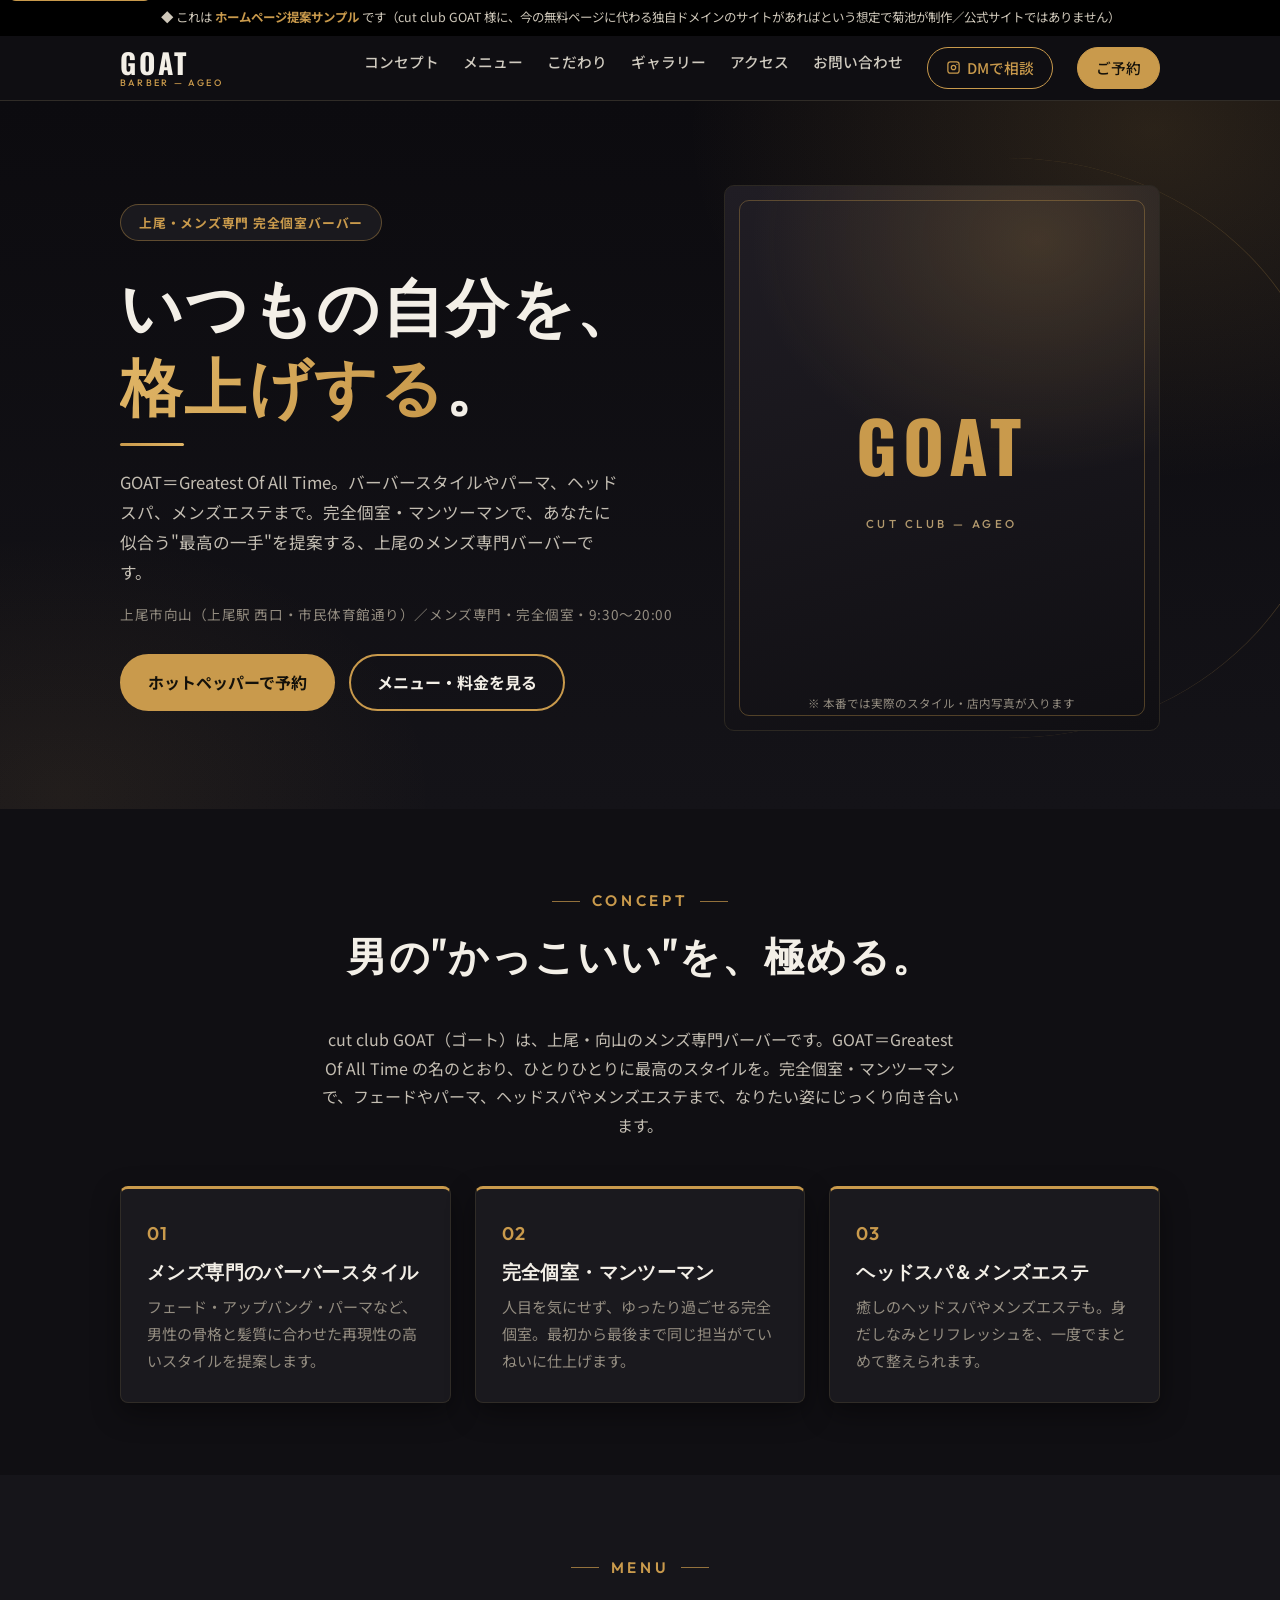
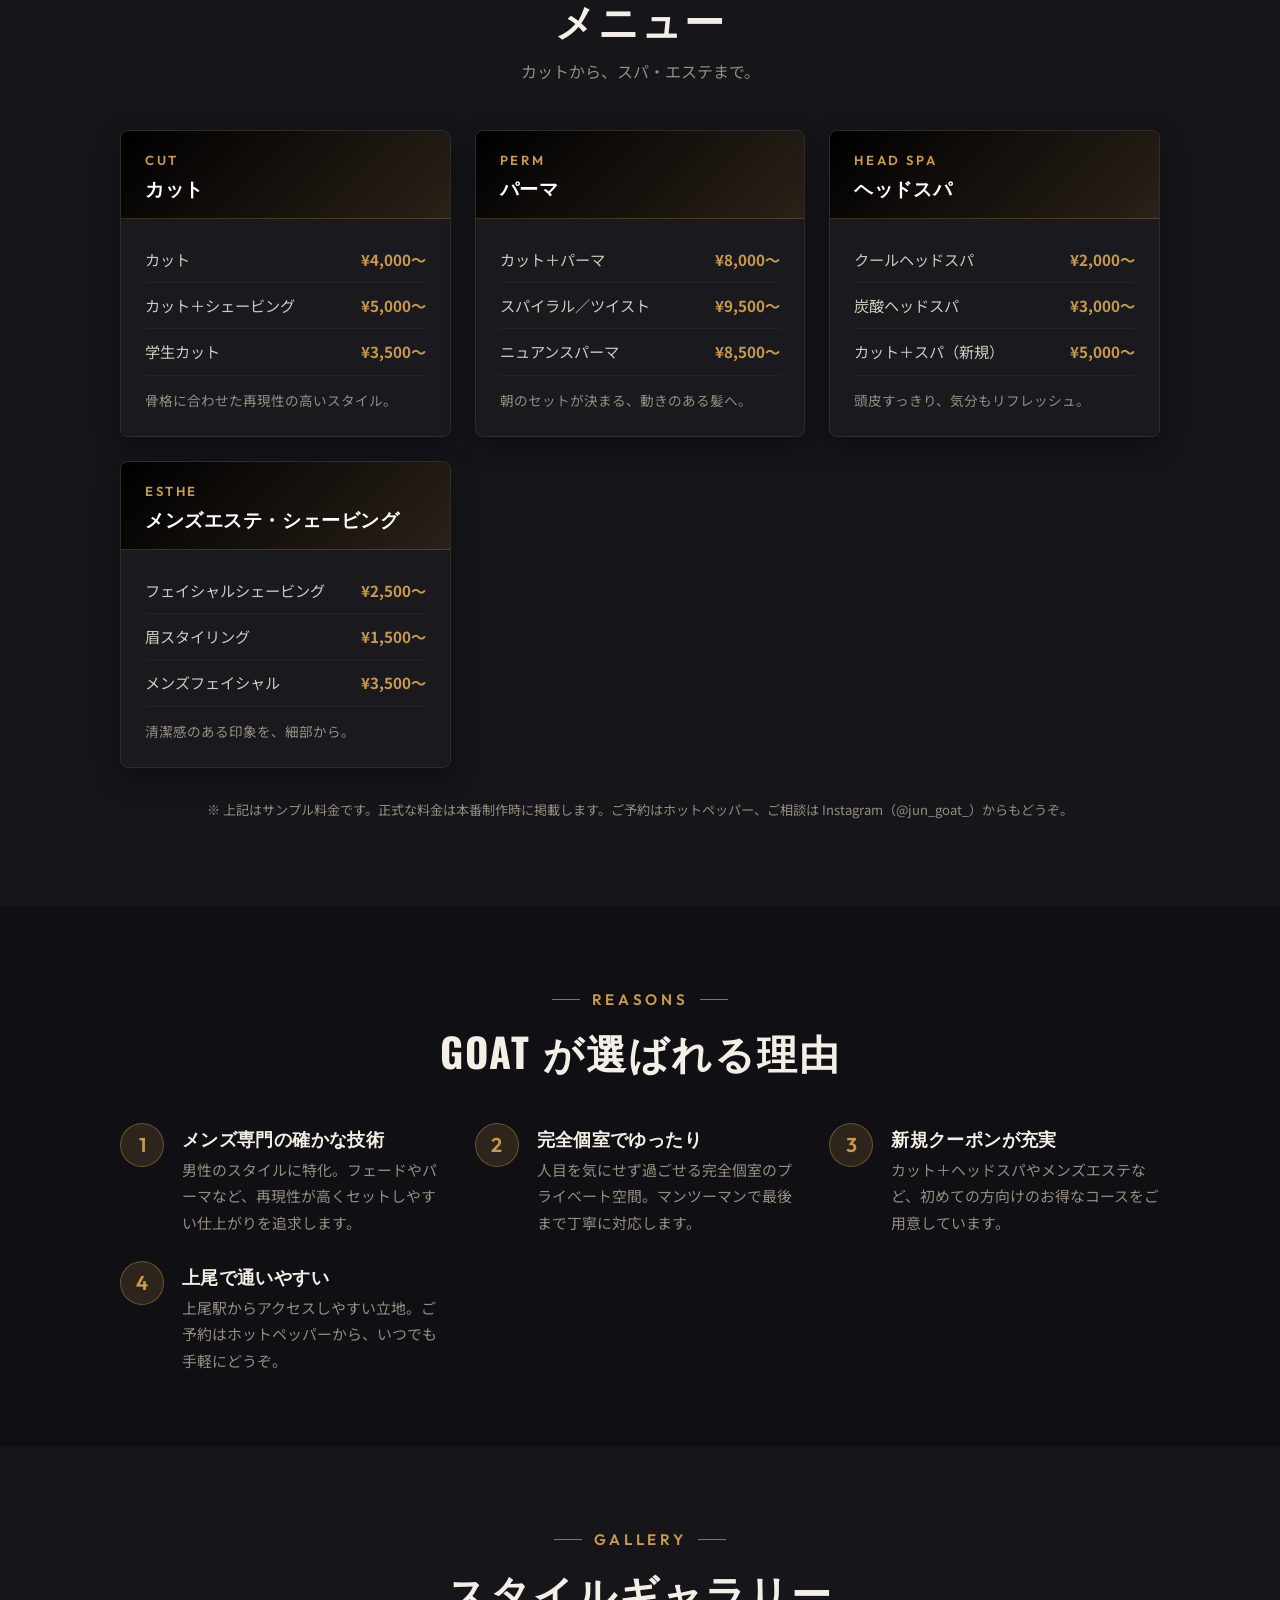
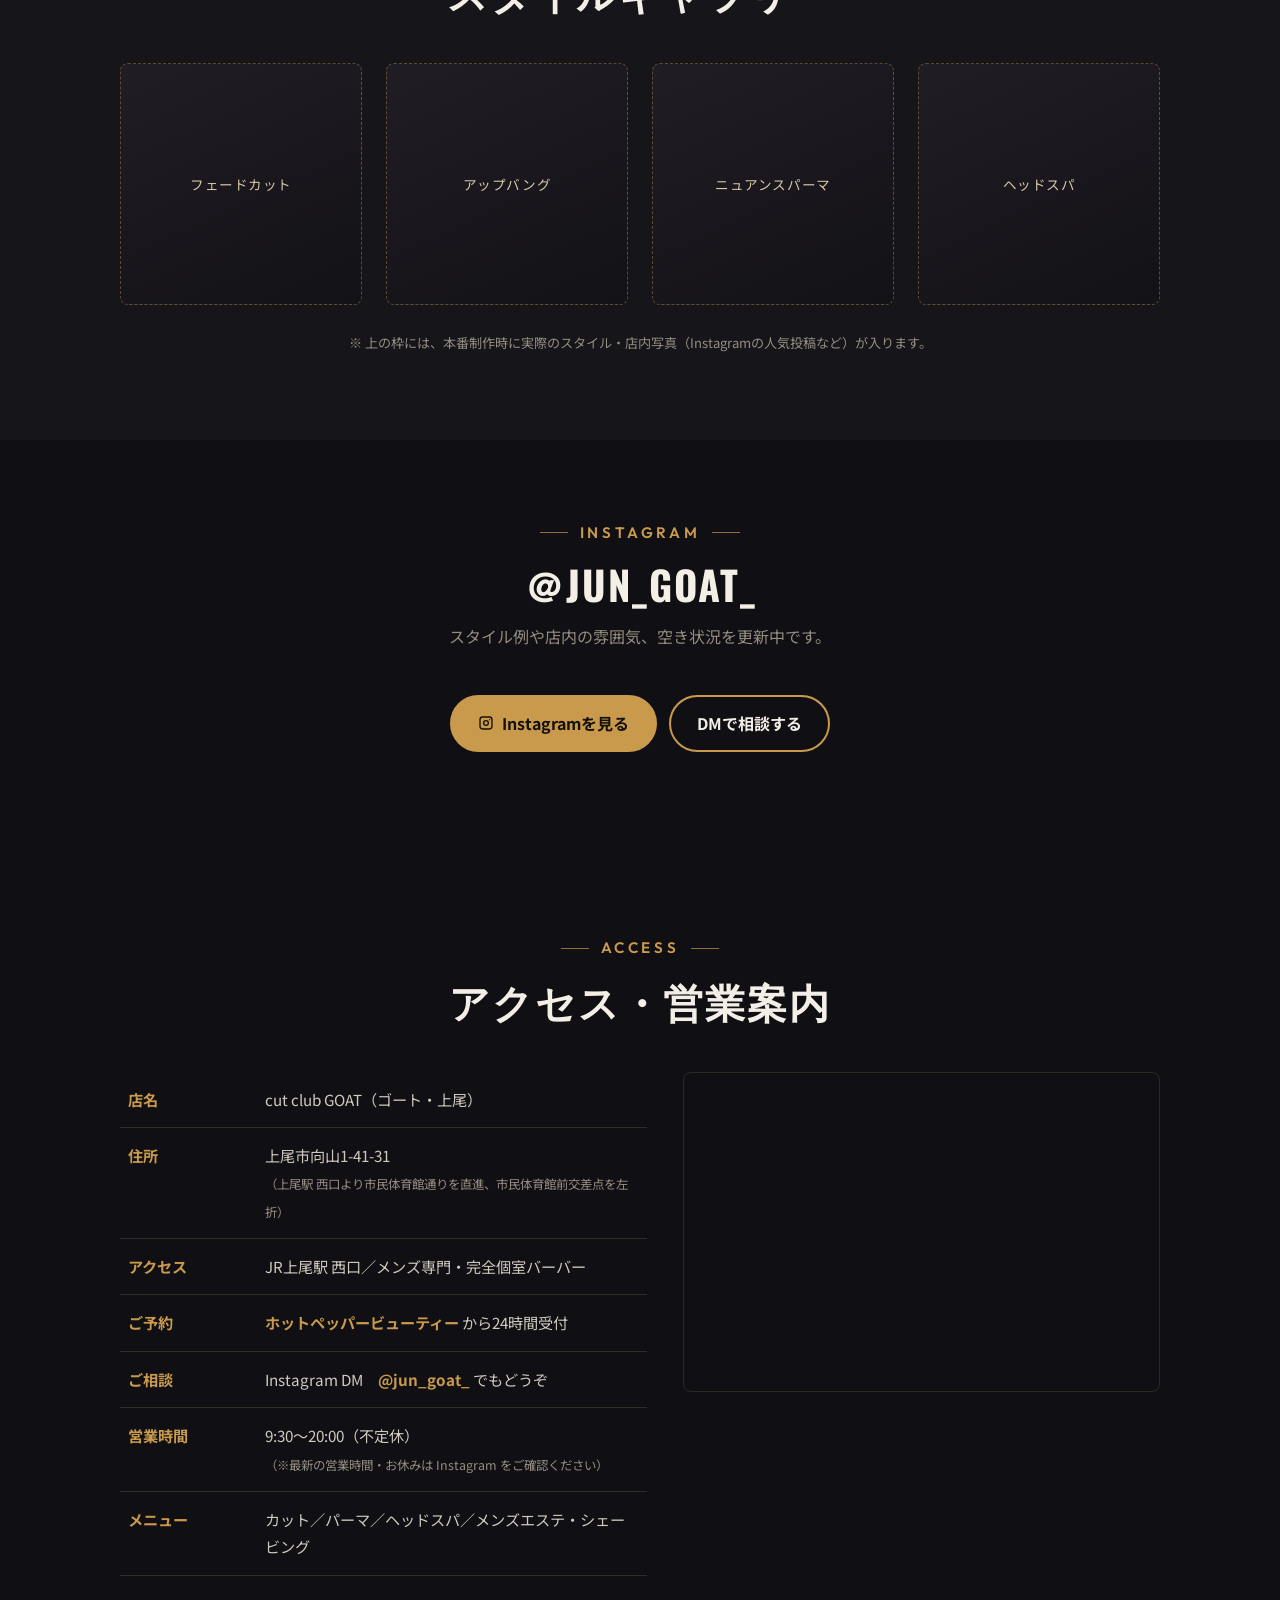
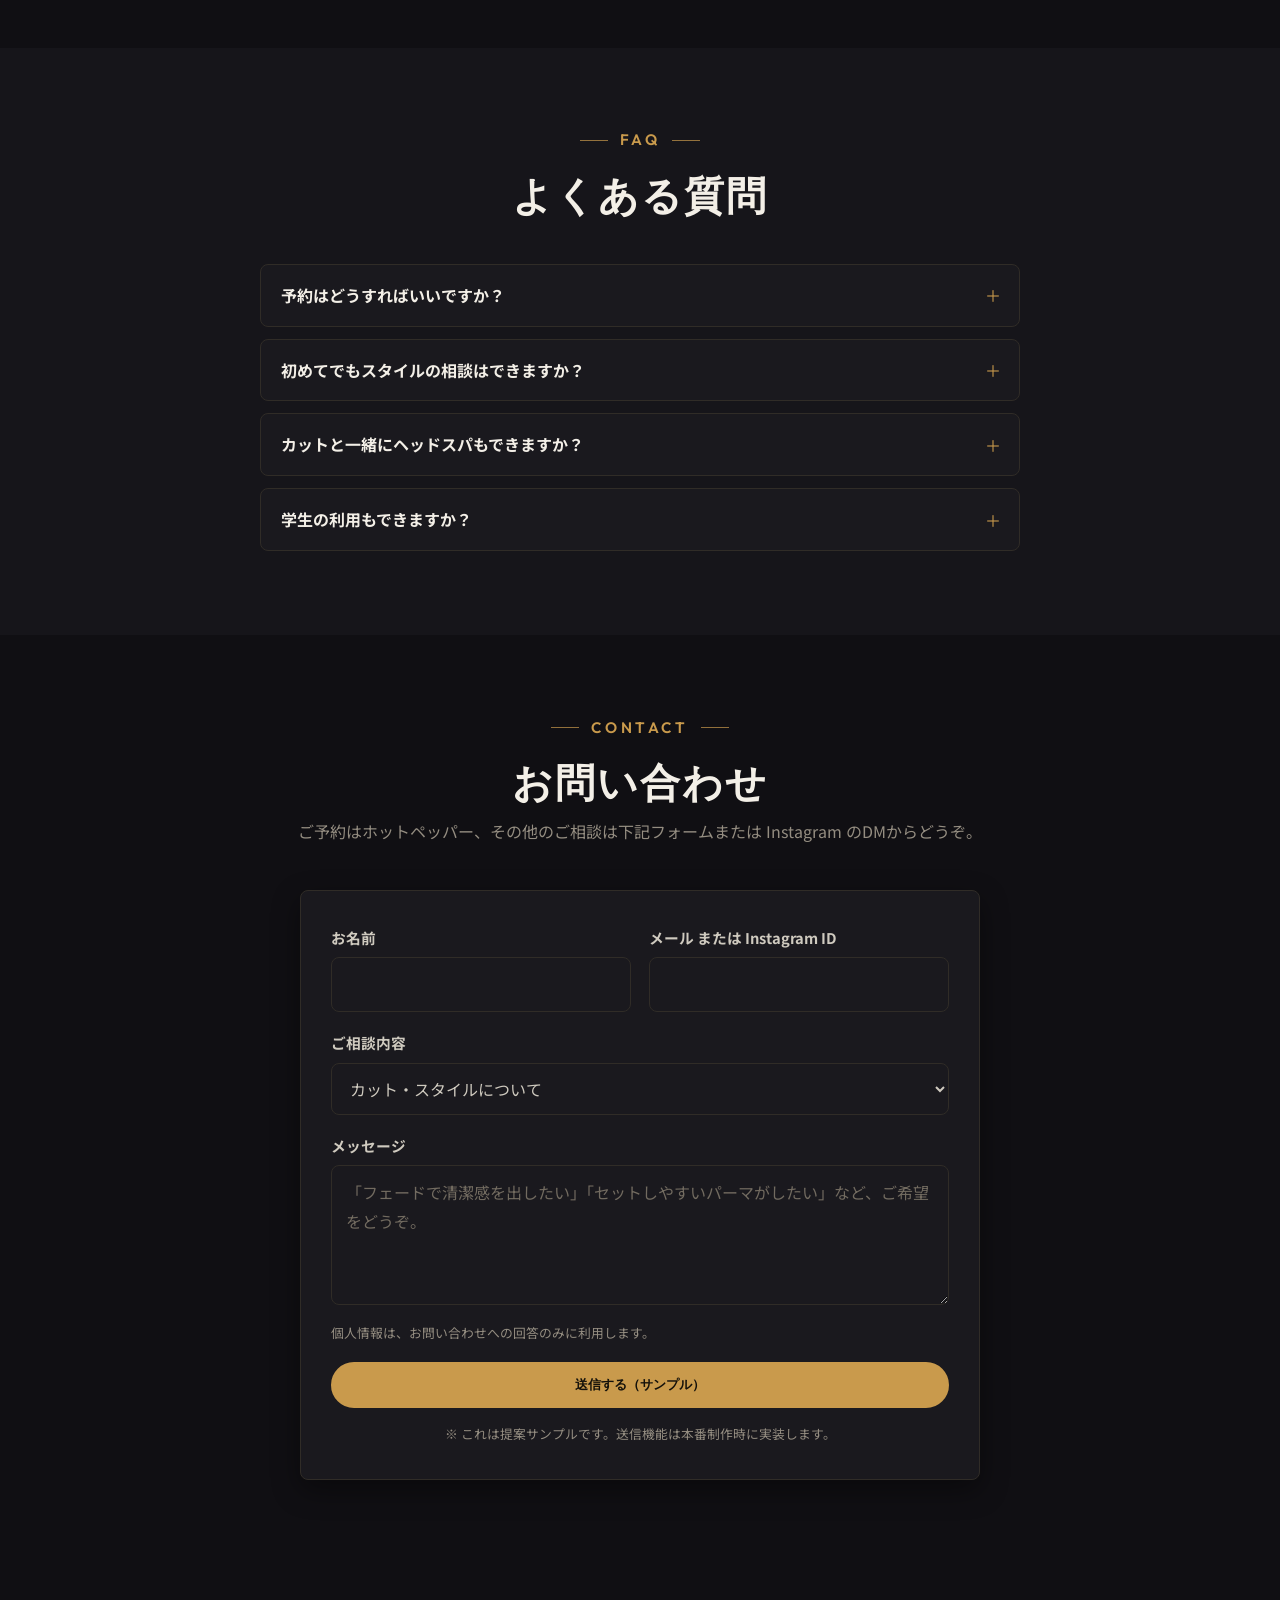
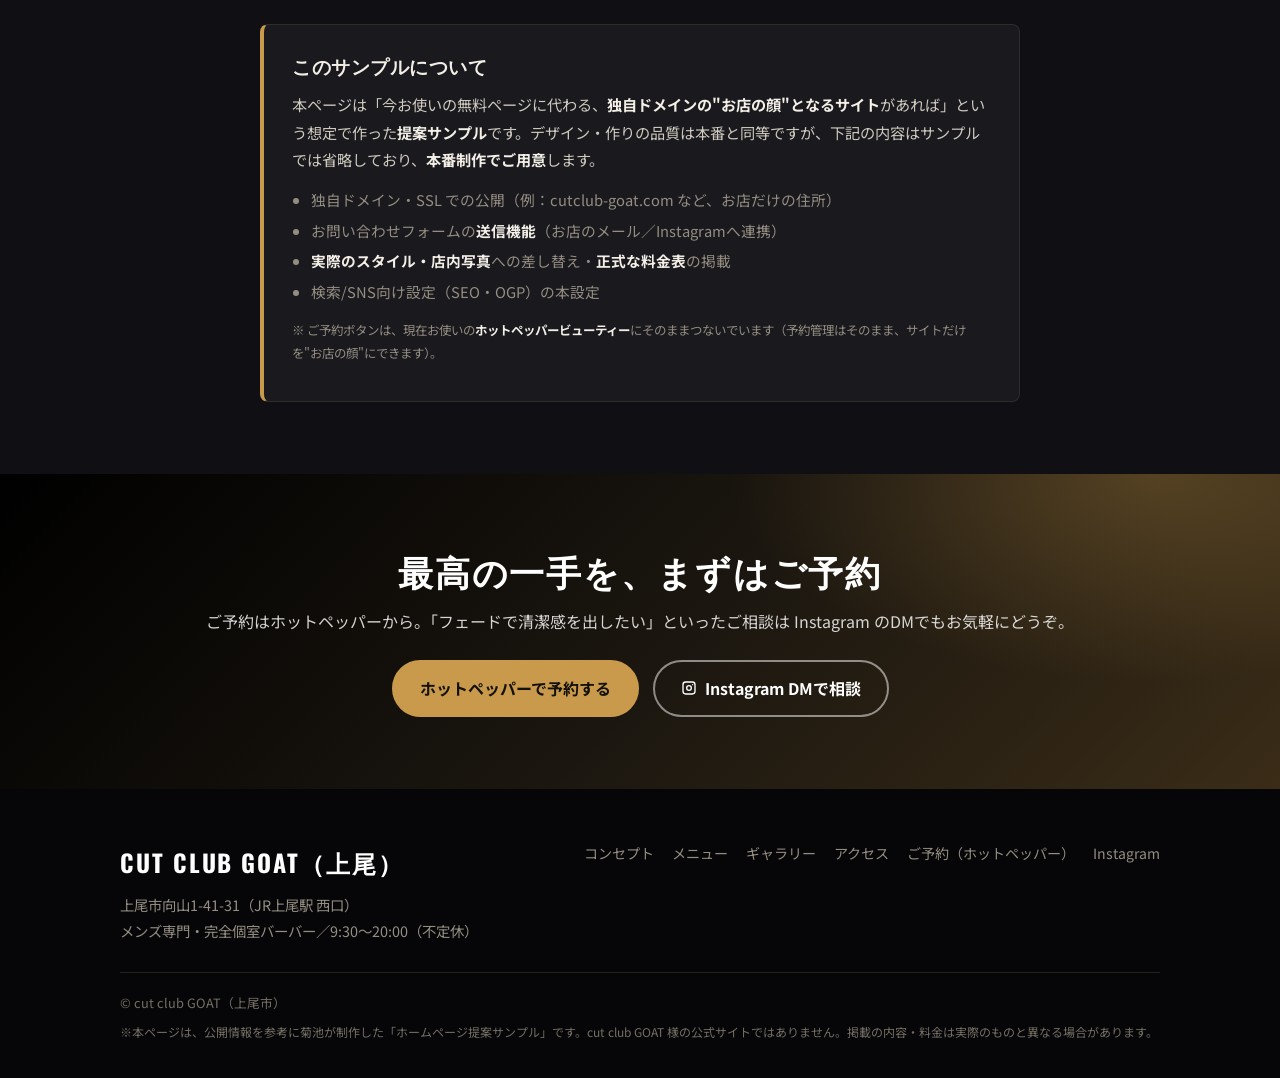
<file: index.html>
<!DOCTYPE html>
<html lang="ja">
<head>
<meta charset="UTF-8">
<meta name="viewport" content="width=device-width, initial-scale=1.0">
<title>cut club GOAT 上尾｜メンズ専門バーバー - ホームページ提案サンプル</title>
<meta name="description" content="上尾・向山のメンズ専門バーバー「cut club GOAT」。バーバースタイル・パーマ・ヘッドスパ・メンズエステを完全個室・マンツーマンで。※これは提案用サンプルです。">
<meta name="robots" content="noindex">
<meta property="og:type" content="website">
<meta property="og:title" content="cut club GOAT 上尾｜メンズ専門バーバー">
<meta property="og:description" content="上尾・向山のメンズ専門バーバー。バーバースタイル・パーマ・ヘッドスパ・メンズエステを完全個室・マンツーマンで。※ホームページ提案サンプル">
<meta property="og:url" content="https://nkikuchisg-commits.github.io/goat-barber-lp/">
<meta property="og:image" content="https://nkikuchisg-commits.github.io/goat-barber-lp/og-image.png">
<meta property="og:image:width" content="1200">
<meta property="og:image:height" content="630">
<meta name="twitter:card" content="summary_large_image">
<meta name="twitter:image" content="https://nkikuchisg-commits.github.io/goat-barber-lp/og-image.png">
<link rel="preconnect" href="https://fonts.googleapis.com">
<link rel="preconnect" href="https://fonts.gstatic.com" crossorigin>
<link href="https://fonts.googleapis.com/css2?family=Oswald:wght@500;600;700&family=Outfit:wght@500;600&family=Noto+Sans+JP:wght@400;500;700&display=swap" rel="stylesheet">
<link rel="stylesheet" href="base.css">
<link rel="stylesheet" href="theme.css">
<link rel="stylesheet" href="instagram.css">
</head>
<body>

<svg width="0" height="0" style="position:absolute" aria-hidden="true">
  <symbol id="ig" viewBox="0 0 24 24"><path d="M7 2h10a5 5 0 0 1 5 5v10a5 5 0 0 1-5 5H7a5 5 0 0 1-5-5V7a5 5 0 0 1 5-5zm0 2a3 3 0 0 0-3 3v10a3 3 0 0 0 3 3h10a3 3 0 0 0 3-3V7a3 3 0 0 0-3-3H7zm5 3.5A4.5 4.5 0 1 1 7.5 12 4.5 4.5 0 0 1 12 7.5zm0 2A2.5 2.5 0 1 0 14.5 12 2.5 2.5 0 0 0 12 9.5zM17.5 6a1 1 0 1 1-1 1 1 1 0 0 1 1-1z"/></symbol>
</svg>

<a class="skip-link" href="#main">本文へスキップ</a>

<div class="sample-note">
  ◆ これは <b>ホームページ提案サンプル</b> です（cut club GOAT 様に、今の無料ページに代わる独自ドメインのサイトがあればという想定で菊池が制作／公式サイトではありません）
</div>

<header class="site-header">
  <div class="container header-inner">
    <div class="brand">
      <span class="name">GOAT</span>
      <span class="sub">Barber — Ageo</span>
    </div>
    <nav id="site-nav" class="nav" aria-label="メインメニュー">
      <ul>
        <li><a href="#concept">コンセプト</a></li>
        <li><a href="#menu">メニュー</a></li>
        <li><a href="#reasons">こだわり</a></li>
        <li><a href="#gallery">ギャラリー</a></li>
        <li><a href="#access">アクセス</a></li>
        <li><a href="#contact">お問い合わせ</a></li>
        <li><a class="nav-cta nav-cta--sub" href="https://www.instagram.com/jun_goat_/" target="_blank" rel="noopener"><svg aria-hidden="true"><use href="#ig"/></svg>DMで相談</a></li>
        <li><a class="nav-cta" href="https://beauty.hotpepper.jp/slnH000759037/" target="_blank" rel="noopener">ご予約</a></li>
      </ul>
    </nav>
    <button class="menu-toggle" aria-controls="site-nav" aria-expanded="false" aria-label="メニューを開く">
      <span></span><span></span><span></span>
    </button>
  </div>
</header>

<main id="main">

  <!-- HERO -->
  <section class="hero">
    <div class="hero-wave" aria-hidden="true"></div>
    <div class="container">
      <div class="hero-grid">
        <div>
          <span class="hero-badge">上尾・メンズ専門 完全個室バーバー</span>
          <h1>いつもの自分を、<br><span class="accent">格上げする</span>。</h1>
          <div class="rule"></div>
          <p class="lead">GOAT＝Greatest Of All Time。バーバースタイルやパーマ、ヘッドスパ、メンズエステまで。完全個室・マンツーマンで、あなたに似合う"最高の一手"を提案する、上尾のメンズ専門バーバーです。</p>
          <p class="meta">上尾市向山（上尾駅 西口・市民体育館通り）／メンズ専門・完全個室・9:30〜20:00</p>
          <div class="hero-cta">
            <a class="btn" href="https://beauty.hotpepper.jp/slnH000759037/" target="_blank" rel="noopener">ホットペッパーで予約</a>
            <a class="btn btn--outline" href="#menu">メニュー・料金を見る</a>
          </div>
        </div>
        <div class="hero-art reveal" role="img" aria-label="cut club GOAT イメージ（本番では実際のスタイル・店内写真が入ります）">
          <div class="mark"><span class="bc">GOAT</span><small>cut club — ageo</small></div>
          <div class="photo-note">※ 本番では実際のスタイル・店内写真が入ります</div>
        </div>
      </div>
    </div>
  </section>

  <!-- CONCEPT -->
  <section class="section" id="concept">
    <div class="container">
      <div class="sec-head center reveal">
        <span class="en">Concept</span>
        <h2>男の"かっこいい"を、極める。</h2>
      </div>
      <p class="concept-lead reveal">cut club GOAT（ゴート）は、上尾・向山のメンズ専門バーバーです。GOAT＝Greatest Of All Time の名のとおり、ひとりひとりに最高のスタイルを。完全個室・マンツーマンで、フェードやパーマ、ヘッドスパやメンズエステまで、なりたい姿にじっくり向き合います。</p>
      <div class="grid" style="--min:260px">
        <div class="point reveal"><span class="no">01</span><h3>メンズ専門のバーバースタイル</h3><p>フェード・アップバング・パーマなど、男性の骨格と髪質に合わせた再現性の高いスタイルを提案します。</p></div>
        <div class="point reveal"><span class="no">02</span><h3>完全個室・マンツーマン</h3><p>人目を気にせず、ゆったり過ごせる完全個室。最初から最後まで同じ担当がていねいに仕上げます。</p></div>
        <div class="point reveal"><span class="no">03</span><h3>ヘッドスパ＆メンズエステ</h3><p>癒しのヘッドスパやメンズエステも。身だしなみとリフレッシュを、一度でまとめて整えられます。</p></div>
      </div>
    </div>
  </section>

  <!-- MENU -->
  <section class="section section--alt" id="menu">
    <div class="container">
      <div class="sec-head center reveal">
        <span class="en">Menu</span>
        <h2>メニュー</h2>
        <p>カットから、スパ・エステまで。</p>
      </div>
      <div class="grid" style="--min:280px">
        <div class="m-card reveal">
          <div class="m-top"><span class="en">Cut</span><h3>カット</h3></div>
          <div class="m-body">
            <ul>
              <li><span>カット</span><span class="price">¥4,000〜</span></li>
              <li><span>カット＋シェービング</span><span class="price">¥5,000〜</span></li>
              <li><span>学生カット</span><span class="price">¥3,500〜</span></li>
            </ul>
            <p class="m-note">骨格に合わせた再現性の高いスタイル。</p>
          </div>
        </div>
        <div class="m-card reveal">
          <div class="m-top"><span class="en">Perm</span><h3>パーマ</h3></div>
          <div class="m-body">
            <ul>
              <li><span>カット＋パーマ</span><span class="price">¥8,000〜</span></li>
              <li><span>スパイラル／ツイスト</span><span class="price">¥9,500〜</span></li>
              <li><span>ニュアンスパーマ</span><span class="price">¥8,500〜</span></li>
            </ul>
            <p class="m-note">朝のセットが決まる、動きのある髪へ。</p>
          </div>
        </div>
        <div class="m-card reveal">
          <div class="m-top"><span class="en">Head Spa</span><h3>ヘッドスパ</h3></div>
          <div class="m-body">
            <ul>
              <li><span>クールヘッドスパ</span><span class="price">¥2,000〜</span></li>
              <li><span>炭酸ヘッドスパ</span><span class="price">¥3,000〜</span></li>
              <li><span>カット＋スパ（新規）</span><span class="price">¥5,000〜</span></li>
            </ul>
            <p class="m-note">頭皮すっきり、気分もリフレッシュ。</p>
          </div>
        </div>
        <div class="m-card reveal">
          <div class="m-top"><span class="en">Esthe</span><h3>メンズエステ・シェービング</h3></div>
          <div class="m-body">
            <ul>
              <li><span>フェイシャルシェービング</span><span class="price">¥2,500〜</span></li>
              <li><span>眉スタイリング</span><span class="price">¥1,500〜</span></li>
              <li><span>メンズフェイシャル</span><span class="price">¥3,500〜</span></li>
            </ul>
            <p class="m-note">清潔感のある印象を、細部から。</p>
          </div>
        </div>
      </div>
      <p class="price-caption">※ 上記はサンプル料金です。正式な料金は本番制作時に掲載します。ご予約はホットペッパー、ご相談は Instagram（@jun_goat_）からもどうぞ。</p>
    </div>
  </section>

  <!-- REASONS -->
  <section class="section" id="reasons">
    <div class="container">
      <div class="sec-head center reveal">
        <span class="en">Reasons</span>
        <h2>GOAT が選ばれる理由</h2>
      </div>
      <div class="grid" style="--min:300px">
        <div class="reason reveal"><div class="num">1</div><div><h3>メンズ専門の確かな技術</h3><p>男性のスタイルに特化。フェードやパーマなど、再現性が高くセットしやすい仕上がりを追求します。</p></div></div>
        <div class="reason reveal"><div class="num">2</div><div><h3>完全個室でゆったり</h3><p>人目を気にせず過ごせる完全個室のプライベート空間。マンツーマンで最後まで丁寧に対応します。</p></div></div>
        <div class="reason reveal"><div class="num">3</div><div><h3>新規クーポンが充実</h3><p>カット＋ヘッドスパやメンズエステなど、初めての方向けのお得なコースをご用意しています。</p></div></div>
        <div class="reason reveal"><div class="num">4</div><div><h3>上尾で通いやすい</h3><p>上尾駅からアクセスしやすい立地。ご予約はホットペッパーから、いつでも手軽にどうぞ。</p></div></div>
      </div>
    </div>
  </section>

  <!-- GALLERY -->
  <section class="section section--alt" id="gallery">
    <div class="container">
      <div class="sec-head center reveal">
        <span class="en">Gallery</span>
        <h2>スタイルギャラリー</h2>
      </div>
      <div class="grid" style="--min:180px">
        <div class="gallery-tile reveal">フェードカット</div>
        <div class="gallery-tile reveal">アップバング</div>
        <div class="gallery-tile reveal">ニュアンスパーマ</div>
        <div class="gallery-tile reveal">ヘッドスパ</div>
      </div>
      <p class="gallery-note">※ 上の枠には、本番制作時に実際のスタイル・店内写真（Instagramの人気投稿など）が入ります。</p>
    </div>
  </section>

  <!-- INSTAGRAM -->
  <section class="section" id="instagram" aria-labelledby="ig-title">
    <div class="container">
      <div class="sec-head center reveal">
        <span class="en">Instagram</span>
        <h2 id="ig-title">＠jun_goat_</h2>
        <p>スタイル例や店内の雰囲気、空き状況を更新中です。</p>
      </div>
      <div class="ig-actions reveal" style="justify-content:center">
        <a class="btn" href="https://www.instagram.com/jun_goat_/" target="_blank" rel="noopener"><svg aria-hidden="true"><use href="#ig"/></svg>Instagramを見る</a>
        <a class="btn btn--outline" href="https://www.instagram.com/jun_goat_/" target="_blank" rel="noopener">DMで相談する</a>
      </div>
      <!-- ② 人気投稿の埋め込み -->
      <div class="ig-embeds reveal">
        <blockquote class="instagram-media" data-instgrm-captioned
          data-instgrm-permalink="https://www.instagram.com/p/DIbKzYVP3aq/" data-instgrm-version="14"></blockquote>
        <blockquote class="instagram-media" data-instgrm-captioned
          data-instgrm-permalink="https://www.instagram.com/p/DIJIH31PwZb/" data-instgrm-version="14"></blockquote>
      </div>
    </div>
  </section>

  <!-- ACCESS -->
  <section class="section" id="access">
    <div class="container">
      <div class="sec-head center reveal">
        <span class="en">Access</span>
        <h2>アクセス・営業案内</h2>
      </div>
      <div class="access-grid">
        <div class="reveal">
          <table class="info-table">
            <tbody>
              <tr><th>店名</th><td>cut club GOAT（ゴート・上尾）</td></tr>
              <tr><th>住所</th><td>上尾市向山1-41-31<br><span class="small-note">（上尾駅 西口より市民体育館通りを直進、市民体育館前交差点を左折）</span></td></tr>
              <tr><th>アクセス</th><td>JR上尾駅 西口／メンズ専門・完全個室バーバー</td></tr>
              <tr><th>ご予約</th><td><a href="https://beauty.hotpepper.jp/slnH000759037/" target="_blank" rel="noopener">ホットペッパービューティー</a> から24時間受付</td></tr>
              <tr><th>ご相談</th><td>Instagram DM　<a href="https://www.instagram.com/jun_goat_/" target="_blank" rel="noopener">@jun_goat_</a> でもどうぞ</td></tr>
              <tr><th>営業時間</th><td>9:30〜20:00（不定休）<br><span class="small-note">（※最新の営業時間・お休みは Instagram をご確認ください）</span></td></tr>
              <tr><th>メニュー</th><td>カット／パーマ／ヘッドスパ／メンズエステ・シェービング</td></tr>
            </tbody>
          </table>
        </div>
        <div class="reveal">
          <iframe class="map-frame" loading="lazy" referrerpolicy="no-referrer-when-downgrade"
            src="https://maps.google.com/maps?q=%E5%9F%BC%E7%8E%89%E7%9C%8C%E4%B8%8A%E5%B0%BE%E5%B8%82%E5%90%91%E5%B1%B11-41-31&output=embed"
            title="上尾市向山1-41-31 周辺の地図"></iframe>
        </div>
      </div>
    </div>
  </section>

  <!-- FAQ -->
  <section class="section section--alt" id="faq">
    <div class="container">
      <div class="sec-head center reveal">
        <span class="en">FAQ</span>
        <h2>よくある質問</h2>
      </div>
      <div class="faq reveal">
        <details class="faq-item">
          <summary>予約はどうすればいいですか？</summary>
          <div class="a"><b>ホットペッパービューティーから24時間ご予約いただけます。</b>ご希望の日時・メニューをお選びください。スタイルの相談だけでも、Instagram のDMからお気軽にどうぞ。</div>
        </details>
        <details class="faq-item">
          <summary>初めてでもスタイルの相談はできますか？</summary>
          <div class="a"><b>はい、なりたいイメージや骨格・髪質を見ながらご提案します。</b>「これにしたい」という画像があればぜひお持ちください。セットしやすい、再現性の高い仕上がりを大切にしています。</div>
        </details>
        <details class="faq-item">
          <summary>カットと一緒にヘッドスパもできますか？</summary>
          <div class="a"><b>はい、カット＋ヘッドスパのセットが人気です。</b>初めての方向けのお得なコースもご用意しています。ご予約時にメニューからお選びいただけます。</div>
        </details>
        <details class="faq-item">
          <summary>学生の利用もできますか？</summary>
          <div class="a"><b>もちろん歓迎です。学生向けのカットメニューもご用意しています。</b>部活や就活に合わせた清潔感のあるスタイルも、お気軽にご相談ください。</div>
        </details>
      </div>
    </div>
  </section>

  <!-- CONTACT -->
  <section class="section" id="contact">
    <div class="container">
      <div class="sec-head center reveal">
        <span class="en">Contact</span>
        <h2>お問い合わせ</h2>
        <p>ご予約はホットペッパー、その他のご相談は下記フォームまたは Instagram のDMからどうぞ。</p>
      </div>
      <div class="form-wrap reveal">
        <p id="form-msg" class="form-msg" role="status" tabindex="-1" hidden>ありがとうございます。これは提案サンプルのため送信は行われません（本番では入力内容がお店に届くよう実装します）。</p>
        <form id="contact-form" novalidate>
          <div class="form-row">
            <div class="field">
              <label for="cf-name">お名前</label>
              <input id="cf-name" name="name" type="text" autocomplete="name" required>
            </div>
            <div class="field">
              <label for="cf-contact">メール または Instagram ID</label>
              <input id="cf-contact" name="contact" type="text" autocomplete="email" required>
            </div>
          </div>
          <div class="field">
            <label for="cf-menu">ご相談内容</label>
            <select id="cf-menu" name="menu">
              <option>カット・スタイルについて</option>
              <option>パーマについて</option>
              <option>ヘッドスパ・メンズエステについて</option>
              <option>料金・予約について</option>
              <option>その他</option>
            </select>
          </div>
          <div class="field">
            <label for="cf-msg">メッセージ</label>
            <textarea id="cf-msg" name="message" placeholder="「フェードで清潔感を出したい」「セットしやすいパーマがしたい」など、ご希望をどうぞ。"></textarea>
            <p class="form-hint">個人情報は、お問い合わせへの回答のみに利用します。</p>
          </div>
          <button class="btn" type="submit" style="width:100%">送信する（サンプル）</button>
          <p class="form-note">※ これは提案サンプルです。送信機能は本番制作時に実装します。</p>
        </form>
      </div>
    </div>
  </section>

  <!-- 本番で実装する機能（注意書き・独自ドメイン化の提案） -->
  <section class="section" id="about-sample">
    <div class="container">
      <div class="prod-note reveal">
        <h3>このサンプルについて</h3>
        <p class="lead">本ページは「今お使いの無料ページに代わる、<b>独自ドメインの"お店の顔"となるサイト</b>があれば」という想定で作った<b>提案サンプル</b>です。デザイン・作りの品質は本番と同等ですが、下記の内容はサンプルでは省略しており、<b>本番制作でご用意</b>します。</p>
        <ul>
          <li>独自ドメイン・SSL での公開（例：cutclub-goat.com など、お店だけの住所）</li>
          <li>お問い合わせフォームの<b>送信機能</b>（お店のメール／Instagramへ連携）</li>
          <li><b>実際のスタイル・店内写真</b>への差し替え・<b>正式な料金表</b>の掲載</li>
          <li>検索/SNS向け設定（SEO・OGP）の本設定</li>
        </ul>
        <p class="small-note" style="margin-top:14px">※ ご予約ボタンは、現在お使いの<b>ホットペッパービューティー</b>にそのままつないでいます（予約管理はそのまま、サイトだけを"お店の顔"にできます）。</p>
      </div>
    </div>
  </section>

  <!-- CTA -->
  <section class="section cta-band">
    <div class="container">
      <h2>最高の一手を、まずはご予約</h2>
      <p>ご予約はホットペッパーから。「フェードで清潔感を出したい」といったご相談は Instagram のDMでもお気軽にどうぞ。</p>
      <div class="cta-actions">
        <a class="btn" href="https://beauty.hotpepper.jp/slnH000759037/" target="_blank" rel="noopener">ホットペッパーで予約する</a>
        <a class="btn btn--ghost" href="https://www.instagram.com/jun_goat_/" target="_blank" rel="noopener"><svg aria-hidden="true"><use href="#ig"/></svg>Instagram DMで相談</a>
      </div>
    </div>
  </section>

</main>

<footer>
  <div class="container">
    <div class="foot-top">
      <div>
        <div class="name">cut club GOAT（上尾）</div>
        <div>上尾市向山1-41-31（JR上尾駅 西口）<br>メンズ専門・完全個室バーバー／9:30〜20:00（不定休）</div>
      </div>
      <div class="foot-links">
        <a href="#concept">コンセプト</a>
        <a href="#menu">メニュー</a>
        <a href="#gallery">ギャラリー</a>
        <a href="#access">アクセス</a>
        <a href="https://beauty.hotpepper.jp/slnH000759037/" target="_blank" rel="noopener">ご予約（ホットペッパー）</a>
        <a href="https://www.instagram.com/jun_goat_/" target="_blank" rel="noopener">Instagram</a>
      </div>
    </div>
    <div class="foot-bottom">
      © cut club GOAT（上尾市）
      <div class="disc">※本ページは、公開情報を参考に菊池が制作した「ホームページ提案サンプル」です。cut club GOAT 様の公式サイトではありません。掲載の内容・料金は実際のものと異なる場合があります。</div>
    </div>
  </div>
</footer>

<script src="app.js"></script>
<script src="instagram.js" defer></script>
</body>
</html>
</file>
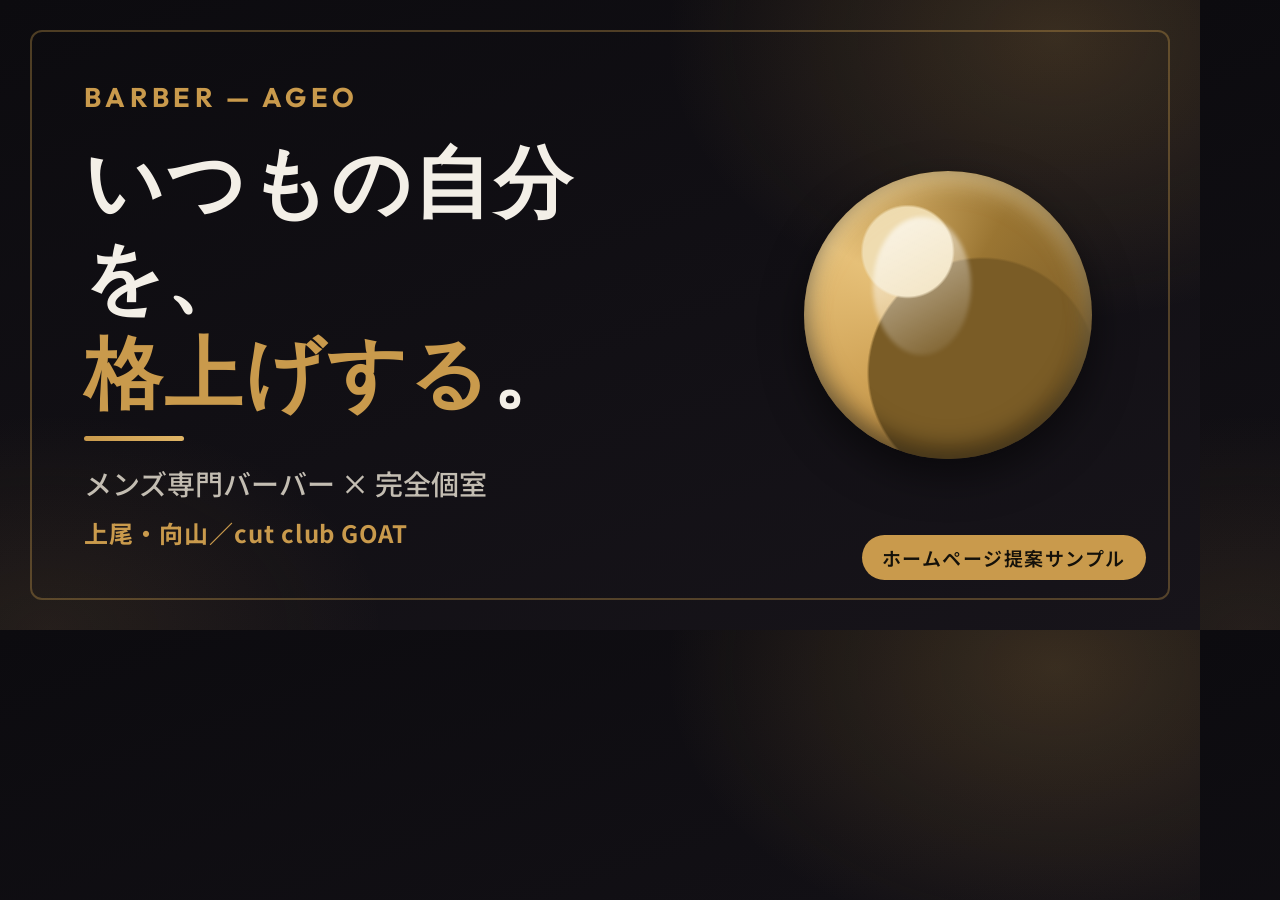
<file: og-image.html>
<!DOCTYPE html>
<html lang="ja">
<head>
<meta charset="UTF-8">
<title>cut club GOAT — OGP banner</title>
<link rel="preconnect" href="https://fonts.googleapis.com">
<link rel="preconnect" href="https://fonts.gstatic.com" crossorigin>
<link href="https://fonts.googleapis.com/css2?family=Oswald:wght@600;700&family=Outfit:wght@600;700&family=Noto+Sans+JP:wght@400;500;700&display=swap" rel="stylesheet">
<style>
  * { margin: 0; padding: 0; box-sizing: border-box; }
  :root { --brand:#c99a4c; --ink:#f3efe7; --text:#cfcabf; }
  html, body { width: 1200px; height: 630px; }
  body {
    font-family: "Oswald","Noto Sans JP",sans-serif; color: var(--text);
    background:
      radial-gradient(58% 80% at 88% 6%, rgba(201,154,76,.22) 0%, transparent 56%),
      radial-gradient(54% 66% at 4% 100%, rgba(201,154,76,.1) 0%, transparent 52%),
      linear-gradient(160deg, #0c0b0f 0%, #17141a 100%);
    display: flex; align-items: center; position: relative; overflow: hidden;
  }
  .frame { position: absolute; inset: 30px; border: 2px solid rgba(201,154,76,.35); border-radius: 12px; }
  .inner { position: relative; padding: 0 84px; max-width: 780px; }
  .en { font-family:"Outfit",sans-serif; font-weight:700; letter-spacing:.16em; text-transform:uppercase; color:var(--brand); font-size:27px; margin-bottom:14px; }
  h1 { font-family:"Oswald",sans-serif; font-weight:700; color:var(--ink); font-size:78px; letter-spacing:.03em; line-height:1.22; margin-bottom:22px; }
  h1 b { color: var(--brand); }
  .rule { width: 100px; height: 5px; border-radius: 6px; background: linear-gradient(90deg, var(--brand), #e0b566); margin-bottom: 22px; }
  .tag { font-size: 28px; color: #c3bdb2; font-weight: 500; margin-bottom: 12px; font-family:"Noto Sans JP",sans-serif; }
  .area { font-size: 24px; color: var(--brand); letter-spacing: .04em; font-weight: 700; font-family:"Noto Sans JP",sans-serif; }
  .orb {
    position: absolute; right: 108px; top: 50%; transform: translateY(-50%);
    width: 288px; height: 288px; border-radius: 50%;
    background:
      radial-gradient(circle at 36% 28%, #efdcb0 0 16%, transparent 17%),
      radial-gradient(circle at 62% 70%, #7a5c26 0 42%, transparent 43%),
      conic-gradient(from 210deg, #c99a4c, #e6c078, #9a7532, #7c5d28, #c99a4c);
    box-shadow: inset 0 -10px 24px rgba(0,0,0,.55), inset 0 12px 22px rgba(239,220,176,.55), 0 16px 40px rgba(0,0,0,.5);
  }
  .orb::after { content:""; position:absolute; left:24%; top:16%; width:34%; height:48%; border-radius:50%; background: linear-gradient(150deg, rgba(255,255,255,.7), rgba(255,255,255,0)); filter: blur(2px); }
  .badge { position: absolute; right: 54px; bottom: 50px; background: var(--brand); color: #14110a; font-size: 19px; letter-spacing: .08em; font-weight: 600; padding: 9px 20px; border-radius: 999px; font-family:"Noto Sans JP",sans-serif; }
</style>
</head>
<body>
  <div class="frame"></div>
  <div class="inner">
    <div class="en">Barber — Ageo</div>
    <h1>いつもの自分を、<br><b>格上げする</b>。</h1>
    <div class="rule"></div>
    <div class="tag">メンズ専門バーバー × 完全個室</div>
    <div class="area">上尾・向山／cut club GOAT</div>
  </div>
  <div class="orb" aria-hidden="true"></div>
  <div class="badge">ホームページ提案サンプル</div>
</body>
</html>
</file>
<file: base.css>
/* =============================================================
   base.css  —  品質スカフォールド（デザイン中立）
   -------------------------------------------------------------
   これは「見た目」ではなく「作りの丁寧さ（品質の下限）」を共有する土台。
   ・色やレイアウトはここでは決めない → 各プロジェクトで毎回設計する
   ・ここに入っているのは：リセット / 色トークンの空枠 / アクセシビリティ /
     コンテナ / レスポンシブ・グリッドの仕組み / フォームの作り込み だけ
   使い方：このファイルを読み込み、下の「1. 色トークン」を毎回埋めてから、
           プロジェクト専用の theme.css（カード・ヒーロー等の見た目）を別に書く。
   ============================================================= */

/* ===== 1. 色トークン（★毎回ここだけ変える。今は無彩色のプレースホルダ） ===== */
:root {
  /* ブランド色（TODO: このプロジェクトの色に変更する） */
  --brand:        #444;      /* 主役の色（ボタン・見出し等） */
  --brand-dark:   #222;      /* hover・濃いめ */
  --brand-light:  #eee;      /* 淡い背景・フォーカスの輪郭 */
  --accent-bg:    #f6f6f6;   /* 交互セクションの背景 */

  /* 文字・罫線（通常はこのままでOK） */
  --text:  #232323;
  --muted: #6b6b6b;
  --line:  #e3e3df;
  --white: #fff;

  /* レイアウト・共通値 */
  --max:     1080px;   /* コンテンツ最大幅 */
  --gap:     24px;     /* 標準の余白 */
  --radius:  8px;      /* 角丸 */
  --tap:     44px;     /* 指で押せる最小サイズ（アクセシビリティ） */
  --font:    "Noto Sans JP", system-ui, sans-serif;
}

/* ===== 2. リセット・土台 ===== */
* { box-sizing: border-box; }
html { -webkit-text-size-adjust: 100%; }
body {
  margin: 0;
  font-family: var(--font);
  color: var(--text);
  line-height: 1.8;
  background: var(--white);
}
img, svg, video { max-width: 100%; height: auto; display: block; }
a { color: var(--brand-dark); text-decoration: none; }
a:hover { text-decoration: underline; }
h1, h2, h3 { line-height: 1.4; }

/* ===== 3. アクセシビリティ（“ちゃんと作った感”が出る所） ===== */
/* キーボード操作時だけ見えるフォーカスの輪郭 */
:focus-visible { outline: 3px solid var(--brand); outline-offset: 2px; }
/* 画面には出さず読み上げ用に残す（skipリンク等） */
.visually-hidden {
  position: absolute; width: 1px; height: 1px; overflow: hidden;
  clip: rect(0 0 0 0); white-space: nowrap;
}
/* 本文へ飛ぶスキップリンク（Tabで最初に出る） */
.skip-link {
  position: absolute; left: 8px; top: -48px; z-index: 200;
  background: var(--brand); color: #fff; padding: 10px 16px; border-radius: var(--radius);
  transition: top .2s;
}
.skip-link:focus { top: 8px; text-decoration: none; }
/* 動きを減らす設定の人にはアニメを止める */
@media (prefers-reduced-motion: reduce) {
  * { animation: none !important; transition: none !important; scroll-behavior: auto !important; }
}

/* ===== 4. レイアウト部品（見た目ではなく“仕組み”） ===== */
.container { width: 100%; max-width: var(--max); margin: 0 auto; padding: 0 20px; }
.section  { padding: 72px 0; }
.section--alt { background: var(--accent-bg); }

/* 自動で列が折り返すグリッド（ブレイクポイント不要でスマホでも崩れない）
   1枚の最小幅を --min で調整（既定 280px）。狭くなると自動で1列になる。 */
.grid {
  display: grid;
  gap: var(--gap);
  grid-template-columns: repeat(auto-fit, minmax(min(100%, var(--min, 280px)), 1fr));
}

/* ===== 5. ボタン（色はトークン任せ・最低限の押しやすさだけ担保） ===== */
.btn {
  display: inline-flex; align-items: center; justify-content: center;
  min-height: var(--tap); padding: 12px 26px;
  border-radius: var(--radius); font-weight: 700;
  background: var(--brand); color: #fff; border: 2px solid var(--brand);
  cursor: pointer; transition: background .2s, color .2s;
}
.btn:hover { background: var(--brand-dark); border-color: var(--brand-dark); text-decoration: none; color: #fff; }
.btn--outline { background: transparent; color: var(--brand-dark); }
.btn--outline:hover { background: var(--brand); color: #fff; }

/* ===== 6. フォーム（入力の作り込み＝フォーカスリング・押しやすさ） ===== */
label { display: block; font-weight: 700; margin-bottom: 6px; }
input, textarea, select {
  width: 100%; min-height: var(--tap); padding: 12px 14px;
  border: 1px solid var(--line); border-radius: var(--radius);
  font: inherit; background: #fff;
}
textarea { min-height: 140px; }
input:focus, textarea:focus, select:focus {
  outline: none; border-color: var(--brand);
  box-shadow: 0 0 0 3px var(--brand-light);   /* ブランド色の淡い輪郭 */
}

/* ===== 7. ヘッダー＋ハンバーガー（“実際に動く”ナビの仕組み） ===== */
/* 見た目は最小限。色はトークン。開閉の動作は app.js が担当。 */
.site-header {
  position: sticky; top: 0; z-index: 100;
  background: rgba(255,255,255,.96); backdrop-filter: blur(4px);
  border-bottom: 1px solid var(--line);
}
.header-inner { display: flex; align-items: center; justify-content: space-between; min-height: 64px; }
.nav ul { list-style: none; display: flex; gap: 24px; margin: 0; padding: 0; }
.nav a { color: var(--text); font-weight: 500; }

.menu-toggle {
  display: none; width: var(--tap); height: var(--tap);
  background: none; border: 0; padding: 10px; cursor: pointer;
}
.menu-toggle span { display: block; height: 2px; background: var(--text); margin: 5px 0; transition: .3s; }
.menu-toggle[aria-expanded="true"] span:nth-child(1) { transform: translateY(7px) rotate(45deg); }
.menu-toggle[aria-expanded="true"] span:nth-child(2) { opacity: 0; }
.menu-toggle[aria-expanded="true"] span:nth-child(3) { transform: translateY(-7px) rotate(-45deg); }

@media (max-width: 1024px) {
  .menu-toggle { display: block; }
  .nav {
    position: absolute; top: 100%; left: 0; right: 0;
    background: #fff; border-bottom: 1px solid var(--line);
    max-height: 0; overflow: hidden; transition: max-height .3s;
  }
  .nav.is-open { max-height: 80vh; overflow-y: auto; }
  .nav ul { flex-direction: column; gap: 0; }
  .nav li + li { border-top: 1px solid var(--line); }
  .nav a { display: block; padding: 16px 20px; }
}
</file>
<file: theme.css>
/* =============================================================
   theme.css — cut club GOAT 上尾 専用デザイン
   方向：ダーク基調・メンズバーバー（Greatest Of All Time）
   配色：チャコール／ブラック × 真鍮ゴールド
   フォント：Oswald（力強いコンデンス）× Outfit（英字）
   ※ ダークテーマ＝base.css の白地箇所（body/ヘッダー/入力欄/モバイルナビ）を上書き
   ============================================================= */

:root {
  --brand:       #c99a4c;   /* 真鍮ゴールド（ボタン・アクセント） */
  --brand-dark:  #ab8038;   /* hover・濃いめ */
  --brand-light: #6b5628;   /* フォーカス輪郭（暗地で見える程度の brass） */
  --accent-bg:   #16151a;   /* 交互セクションの背景（やや明るいダーク） */
  --gold:        #c99a4c;   /* 差し色（罫線・EN） */
  --ink:         #f3efe7;   /* 見出し（暗地の主役＝ほぼ白） */
  --text:        #cfcabf;   /* 本文（明るいグレー） */
  --muted:       #948d81;
  --line:        #302c27;
  --bg:          #100f13;   /* ページ背景 */
  --panel:       #1a191e;   /* カード・ヘッダー */
  --radius:      8px;
  --font:        "Noto Sans JP", system-ui, sans-serif;
  --font-head:   "Oswald", system-ui, sans-serif;
  --font-en:     "Outfit", sans-serif;
}

/* ---- ダーク土台（base.css の白地を上書き） ---- */
body { background: var(--bg); color: var(--text); }
::selection { background: var(--brand); color: #14110a; }
.site-header { background: rgba(16,15,19,.9); border-bottom: 1px solid var(--line); }
.menu-toggle span { background: var(--ink); }
input, textarea, select { background: var(--panel); color: var(--text); border-color: var(--line); }
input::placeholder, textarea::placeholder { color: #726b60; }
@media (max-width: 1024px) {
  .nav { background: var(--panel); border-bottom: 1px solid var(--line); }
  .nav li + li { border-top: 1px solid var(--line); }
  .nav a { color: var(--text); }
}

.sample-note { background: #000; color: #cfc8ba; font-size: .78rem; text-align: center; padding: 8px 14px; line-height: 1.6; }
.sample-note b { color: var(--brand); }

.brand { display: flex; flex-direction: column; line-height: 1.12; }
.brand .name { font-family: var(--font-head); font-size: 1.75rem; letter-spacing: .1em; color: var(--ink); font-weight: 700; text-transform: uppercase; }
.brand .sub { font-family: var(--font-en); font-size: .58rem; letter-spacing: .24em; text-transform: uppercase; color: var(--gold); font-weight: 500; }
.nav a { font-size: .92rem; color: var(--text); }
.nav-cta { display: inline-flex; align-items: center; gap: 6px; background: var(--brand); color: #14110a !important; border: 1.5px solid var(--brand); padding: 7px 18px; border-radius: 999px; font-weight: 700; }
.nav-cta:hover { background: var(--brand-dark); border-color: var(--brand-dark); text-decoration: none; }
.nav-cta svg { width: 15px; height: 15px; fill: currentColor; }
.nav-cta--sub { background: transparent; color: var(--brand) !important; }
.nav-cta--sub:hover { background: rgba(201,154,76,.14); border-color: var(--brand); color: var(--brand) !important; }
@media (max-width: 1024px) { .nav-cta { background: none; border: 0; border-radius: 0; padding: 16px 20px; justify-content: flex-start; color: var(--brand) !important; } .nav-cta--sub { background: none; } }

.sec-head { margin-bottom: 44px; }
.sec-head.center { text-align: center; }
.sec-head .en { display: block; font-family: var(--font-en); font-weight: 600; letter-spacing: .24em; text-transform: uppercase; font-size: .95rem; color: var(--gold); margin-bottom: 10px; }
.sec-head.center .en { display: inline-flex; align-items: center; gap: 12px; }
.sec-head.center .en::before, .sec-head.center .en::after { content: ""; display: inline-block; width: 28px; height: 1px; background: var(--gold); opacity: .7; }
.sec-head h2 { font-family: var(--font-head); font-size: clamp(1.7rem, 4.4vw, 2.5rem); font-weight: 700; margin: 0 0 10px; letter-spacing: .05em; color: var(--ink); text-transform: uppercase; }
.sec-head p { color: var(--muted); margin: 0; }
.small-note { font-size: .78rem; color: var(--muted); }

.hero { position: relative; overflow: hidden; background: #0c0b0f; }
.hero-wave { position: absolute; inset: 0; pointer-events: none; background: radial-gradient(66% 90% at 90% 4%, rgba(201,154,76,.16) 0%, transparent 55%), radial-gradient(58% 74% at 5% 98%, rgba(201,154,76,.08) 0%, transparent 50%), linear-gradient(180deg, #0c0b0f 0%, #141318 100%); }
.hero-wave::after { content: ""; position: absolute; right: -4%; top: 8%; width: 42%; height: 82%; border-right: 1.5px solid rgba(201,154,76,.28); border-radius: 0 60% 60% 0 / 0 50% 50% 0; }
.hero-grid { position: relative; display: grid; grid-template-columns: 1.12fr .88fr; gap: 48px; align-items: center; padding: 84px 0 78px; }
.hero-badge { display: inline-block; background: var(--panel); color: var(--brand); border: 1px solid rgba(201,154,76,.4); border-radius: 999px; padding: 6px 18px; font-size: .8rem; font-weight: 700; letter-spacing: .06em; margin-bottom: 22px; }
.hero h1 { font-family: var(--font-head); font-weight: 700; font-size: clamp(2.4rem, 6.4vw, 3.9rem); letter-spacing: .04em; line-height: 1.28; margin: 0 0 20px; color: var(--ink); text-transform: none; }
.hero h1 .accent { color: var(--brand); background: linear-gradient(120deg, #e0b566 0%, var(--brand) 92%); -webkit-background-clip: text; background-clip: text; -webkit-text-fill-color: transparent; }
.rule { width: 64px; height: 3px; border-radius: 3px; background: linear-gradient(90deg, var(--gold), #e0b566); margin: 0 0 22px; }
.hero .lead { font-size: 1.04rem; color: #c3bdb2; margin: 0 0 14px; max-width: 30em; }
.hero .meta { font-size: .85rem; color: var(--muted); letter-spacing: .04em; margin: 0 0 28px; }
.hero-cta { display: flex; flex-wrap: wrap; gap: 14px; }
.btn { border-radius: 999px; color: #14110a; }
.btn:hover { color: #14110a; }
.btn svg { width: 16px; height: 16px; fill: currentColor; margin-right: 8px; flex: none; }
.btn--outline { color: var(--ink); border-color: var(--brand); }
.btn--outline:hover { background: var(--brand); color: #14110a; }

.hero-art { position: relative; aspect-ratio: 4 / 5; border-radius: 10px; background: radial-gradient(120% 78% at 72% 10%, rgba(201,154,76,.22) 0%, transparent 55%), linear-gradient(165deg, #201d24 0%, #100f13 100%); border: 1px solid #2c2822; display: grid; place-items: center; }
.hero-art::before { content: ""; position: absolute; inset: 14px; border-radius: inherit; border: 1px solid rgba(201,154,76,.35); }
.hero-art .mark { text-align: center; position: relative; }
.hero-art .bc { display: block; font-family: var(--font-head); font-weight: 700; font-size: clamp(3rem, 5.6vw, 4.4rem); letter-spacing: .08em; color: var(--brand); text-transform: uppercase; }
.hero-art small { display: block; margin-top: 6px; font-family: var(--font-en); font-weight: 500; letter-spacing: .3em; text-transform: uppercase; color: #b39a6e; font-size: .72rem; }
.hero-art .photo-note { position: absolute; left: 0; right: 0; bottom: 16px; text-align: center; font-size: .72rem; color: var(--muted); }
@media (max-width: 860px) { .hero-grid { grid-template-columns: 1fr; gap: 34px; padding: 52px 0 58px; } .hero-art { max-width: 380px; margin: 0 auto; width: 100%; aspect-ratio: 4 / 3; } .hero-wave::after { display: none; } }

.concept-lead { max-width: 40em; margin: 0 auto 46px; text-align: center; color: #c3bdb2; }
.point { background: var(--panel); border: 1px solid var(--line); border-top: 3px solid var(--gold); border-radius: var(--radius); padding: 28px 26px; box-shadow: 0 10px 28px rgba(0,0,0,.4); transition: transform .25s, box-shadow .25s; }
.point:hover { transform: translateY(-4px); box-shadow: 0 16px 38px rgba(0,0,0,.55); }
.point .no { font-family: var(--font-en); font-weight: 600; color: var(--gold); letter-spacing: .06em; font-size: 1.15rem; }
.point h3 { font-family: var(--font-head); font-weight: 600; font-size: 1.2rem; margin: 8px 0 8px; color: var(--ink); letter-spacing: .02em; }
.point p { color: var(--muted); margin: 0; font-size: .94rem; }

.m-card { background: var(--panel); border: 1px solid var(--line); border-radius: var(--radius); overflow: hidden; box-shadow: 0 10px 28px rgba(0,0,0,.4); transition: transform .25s, box-shadow .25s; display: flex; flex-direction: column; }
.m-card:hover { transform: translateY(-4px); box-shadow: 0 16px 40px rgba(0,0,0,.6); }
.m-top { background: linear-gradient(135deg, #000 0%, #2a2118 100%); color: #fff; padding: 18px 24px 16px; border-bottom: 1px solid rgba(201,154,76,.3); }
.m-top .en { font-family: var(--font-en); font-weight: 600; letter-spacing: .2em; text-transform: uppercase; font-size: .82rem; color: var(--brand); display: block; margin-bottom: 2px; }
.m-top h3 { margin: 0; font-size: 1.2rem; font-family: var(--font-head); font-weight: 600; letter-spacing: .03em; }
.m-body { padding: 18px 24px 24px; }
.m-body ul { list-style: none; margin: 0 0 12px; padding: 0; }
.m-body li { display: flex; justify-content: space-between; gap: 12px; align-items: baseline; padding: 9px 0; border-bottom: 1px solid #26231e; font-size: .95rem; }
.m-body .price { color: var(--brand); font-weight: 700; white-space: nowrap; }
.m-note { color: var(--muted); font-size: .85rem; margin: 0; }
.price-caption { text-align: center; color: var(--muted); font-size: .82rem; margin-top: 30px; }

.reason { display: flex; gap: 18px; align-items: flex-start; }
.reason .num { flex: none; width: 44px; height: 44px; border-radius: 50%; background: rgba(201,154,76,.16); color: var(--brand); font-family: var(--font-en); font-size: 1.25rem; font-weight: 600; display: grid; place-items: center; border: 1px solid rgba(201,154,76,.4); }
.reason h3 { margin: 2px 0 6px; font-size: 1.14rem; font-family: var(--font-head); font-weight: 600; color: var(--ink); letter-spacing: .02em; }
.reason p { margin: 0; color: var(--muted); font-size: .93rem; }

.gallery-tile { aspect-ratio: 1 / 1; border-radius: var(--radius); border: 1px dashed rgba(201,154,76,.4); background: linear-gradient(155deg, #201d24 0%, #131217 100%); display: grid; place-items: center; text-align: center; padding: 10px; color: #d7c8a5; font-size: .85rem; letter-spacing: .04em; }
.gallery-note { text-align: center; color: var(--muted); font-size: .82rem; margin-top: 26px; }

.access-grid { display: grid; grid-template-columns: 1.05fr .95fr; gap: 36px; align-items: start; }
.info-table { width: 100%; border-collapse: collapse; }
.info-table th, .info-table td { text-align: left; padding: 14px 8px; border-bottom: 1px solid var(--line); vertical-align: top; font-size: .95rem; color: var(--text); }
.info-table th { width: 9em; color: var(--brand); font-weight: 700; }
.info-table a { color: var(--brand); font-weight: 700; }
.map-frame { width: 100%; height: 320px; border: 1px solid var(--line); border-radius: var(--radius); filter: grayscale(.3) brightness(.92); }
@media (max-width: 820px) { .access-grid { grid-template-columns: 1fr; } .info-table th { width: 7.5em; } }

.faq { max-width: 760px; margin: 0 auto; }
.faq-item { background: var(--panel); border: 1px solid var(--line); border-radius: var(--radius); margin-bottom: 12px; }
.faq-item summary { cursor: pointer; list-style: none; position: relative; padding: 16px 48px 16px 20px; font-weight: 700; color: var(--ink); }
.faq-item summary::-webkit-details-marker { display: none; }
.faq-item summary::after { content: "＋"; position: absolute; right: 18px; top: 50%; transform: translateY(-50%); color: var(--gold); font-weight: 400; }
.faq-item[open] summary::after { content: "－"; }
.faq-item .a { padding: 0 20px 18px; color: var(--muted); font-size: .95rem; }
.faq-item .a b { color: var(--brand); }

.form-wrap { max-width: 680px; margin: 0 auto; background: var(--panel); border: 1px solid var(--line); border-radius: var(--radius); padding: 34px 30px; box-shadow: 0 10px 28px rgba(0,0,0,.4); }
.form-wrap label { color: var(--text); }
.form-row { display: grid; grid-template-columns: 1fr 1fr; gap: 18px; }
.field { margin-bottom: 18px; }
.field label { font-size: .92rem; }
.form-hint { color: var(--muted); font-size: .8rem; margin: 8px 0 0; }
.form-note { text-align: center; color: var(--muted); font-size: .8rem; margin: 14px 0 0; }
.form-msg { background: rgba(201,154,76,.14); border: 1px solid var(--brand); color: #e5cf9f; border-radius: var(--radius); padding: 14px 16px; margin: 0 0 18px; font-size: .95rem; }
@media (max-width: 640px) { .form-row { grid-template-columns: 1fr; gap: 0; } .form-wrap { padding: 26px 18px; } }

.prod-note { max-width: 760px; margin: 0 auto; border: 1px solid var(--line); border-left: 4px solid var(--gold); border-radius: var(--radius); padding: 28px 28px 24px; background: var(--panel); }
.prod-note h3 { margin: 0 0 12px; font-family: var(--font-head); font-weight: 600; color: var(--ink); letter-spacing: .03em; }
.prod-note .lead { margin: 0 0 14px; font-size: .95rem; color: var(--text); }
.prod-note ul { margin: 0; padding-left: 1.3em; color: var(--muted); font-size: .92rem; }
.prod-note li { margin: 4px 0; }
.prod-note b { color: var(--ink); }

.cta-band { background: linear-gradient(135deg, #000 0%, #1c1710 55%, #3a2c17 100%); color: #fff; text-align: center; position: relative; overflow: hidden; }
.cta-band::before { content: ""; position: absolute; inset: 0; pointer-events: none; background: radial-gradient(60% 120% at 90% 0%, rgba(201,154,76,.28) 0%, transparent 55%); }
.cta-band > * { position: relative; }
.cta-band h2 { font-family: var(--font-head); font-weight: 700; font-size: clamp(1.6rem, 4.4vw, 2.2rem); letter-spacing: .05em; margin: 0 0 12px; text-transform: uppercase; }
.cta-band p { color: rgba(255,255,255,.82); margin: 0 0 24px; }
.cta-band .btn { background: var(--brand); color: #14110a; border-color: var(--brand); }
.cta-band .btn:hover { background: #e0b566; border-color: #e0b566; color: #14110a; }
.cta-actions { display: flex; flex-wrap: wrap; gap: 14px; justify-content: center; }
.cta-band .btn--ghost { background: transparent; color: #fff; border-color: rgba(255,255,255,.5); }
.cta-band .btn--ghost:hover { background: rgba(255,255,255,.12); border-color: #fff; color: #fff; }

footer { background: #060608; color: #948d81; padding: 52px 0 36px; font-size: .9rem; }
.foot-top { display: flex; justify-content: space-between; gap: 30px; flex-wrap: wrap; margin-bottom: 28px; }
.foot-top .name { font-family: var(--font-head); font-size: 1.5rem; letter-spacing: .08em; color: #fff; margin-bottom: 8px; font-weight: 700; text-transform: uppercase; }
.foot-links { display: flex; gap: 18px; flex-wrap: wrap; align-items: flex-start; }
.foot-links a { color: #948d81; font-size: .88rem; }
.foot-links a:hover { color: var(--brand); }
.foot-bottom { border-top: 1px solid #23201b; padding-top: 18px; font-size: .8rem; color: #746e64; }
.foot-bottom .disc { margin-top: 8px; font-size: .75rem; line-height: 1.7; }

.reveal { opacity: 0; transform: translateY(14px); transition: opacity .6s ease, transform .6s ease; }
.reveal.on { opacity: 1; transform: none; }
@media (prefers-reduced-motion: reduce) { .reveal { opacity: 1; transform: none; } }
</file>
<file: instagram.css>
/* =============================================================
   instagram.css — Instagram連携セクションの土台（デザイン中立）
   -------------------------------------------------------------
   「作り」だけを用意する。色や装飾は base.css のトークン任せ。
   ① 導線ボタン（.ig-actions）… プロフィール/DM へ飛ばす（必須）
   ② 投稿の埋め込み（.ig-embeds）… 公式 embed を並べる（任意）
   ③ 最新投稿の“自動”表示は別オプション（starter.html のコメント参照）
   ============================================================= */

/* ① 導線ボタン ------------------------------------------------ */
.ig-actions {
  display: flex; flex-wrap: wrap; gap: 12px;
  margin-top: 20px;
}
/* ボタン内の Instagram グリフ（色はボタン文字色に追従） */
.ig-icon { width: 20px; height: 20px; margin-right: 8px; fill: currentColor; flex: none; }

/* ② 投稿の埋め込み ------------------------------------------- */
/* 複数貼ったら中央寄せで折り返す。embed.js 適用後の iframe にも効く。 */
.ig-embeds {
  display: flex; flex-wrap: wrap; gap: var(--gap);
  justify-content: center; align-items: flex-start;  /* 各投稿は上揃え＝高さが違っても崩れない */
  margin-top: 32px;
}
/* Instagram 既定の余白・最小幅を打ち消して枠に収める */
.ig-embeds .instagram-media {
  margin: 0 !important;
  min-width: 0 !important;
  width: 100%; max-width: 328px;
}

/* ③ 自動フィードを入れた場合の枠（任意・受注店のみ） --------- */
.ig-feed { margin-top: 32px; }
</file>
